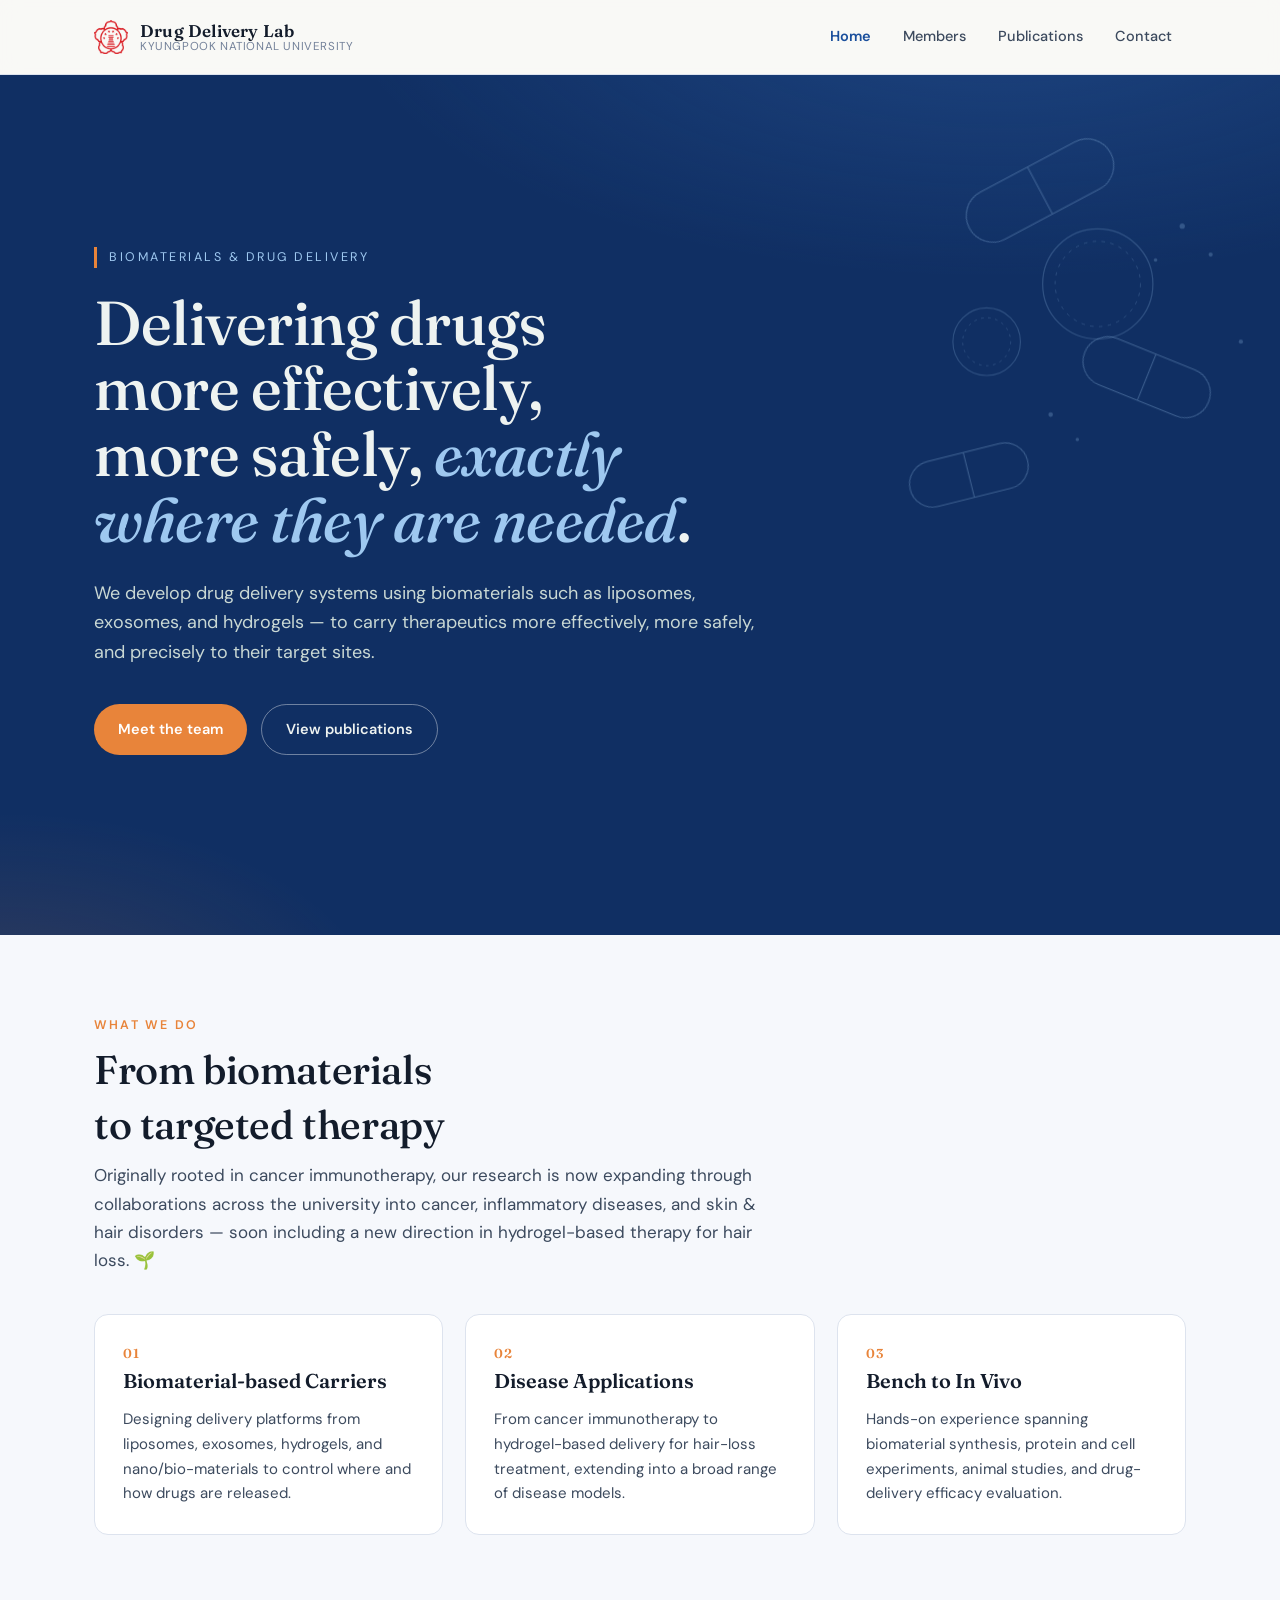
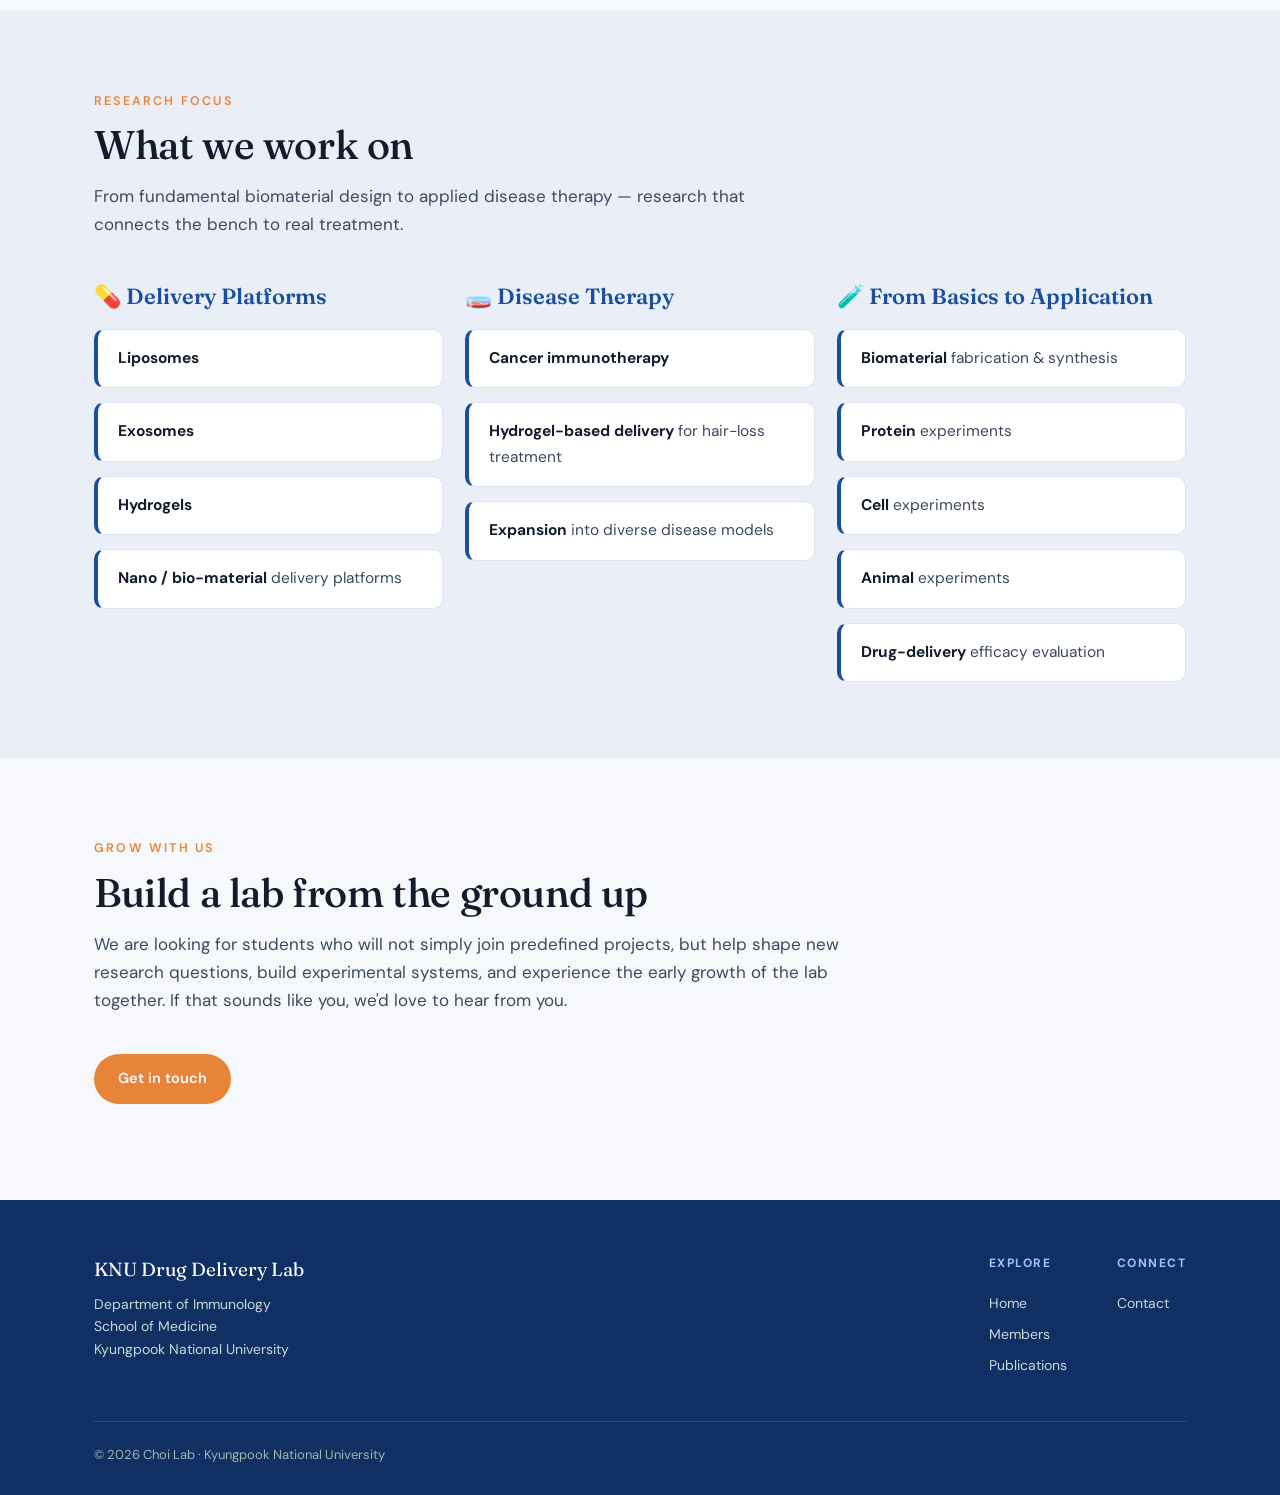
<file: index.html>
<!DOCTYPE html>
<html lang="en">
<head>
<meta charset="UTF-8">
<meta name="viewport" content="width=device-width, initial-scale=1">
<title>KNU Drug Delivery Lab</title>
<meta name="description" content="Drug Delivery Lab at Kyungpook National University — developing biomaterial-based drug delivery systems with liposomes, exosomes and hydrogels.">
<link rel="preconnect" href="https://fonts.googleapis.com">
<link rel="preconnect" href="https://fonts.gstatic.com" crossorigin>
<link href="https://fonts.googleapis.com/css2?family=DM+Sans:opsz,wght@9..40,400;9..40,500;9..40,600;9..40,700&family=Fraunces:ital,opsz,wght@0,9..144,400;0,9..144,500;0,9..144,600;1,9..144,400;1,9..144,500&display=swap" rel="stylesheet">
<link rel="icon" href="assets/img/favicon.ico" sizes="any">
<link rel="icon" type="image/png" sizes="32x32" href="assets/img/favicon-32.png">
<link rel="icon" type="image/png" sizes="192x192" href="assets/img/favicon-192.png">
<link rel="apple-touch-icon" href="assets/img/apple-touch-icon.png">
<link rel="stylesheet" href="assets/css/styles.css">
</head>
<body>

<header class="site-header">
  <div class="wrap nav">
    <a class="brand" href="index.html">
      <img class="mark" src="assets/img/symbol.png" alt="Kyungpook National University symbol" width="34" height="34">
      <span class="name">Drug Delivery Lab<small>Kyungpook National University</small></span>
    </a>
    <button class="nav-toggle" aria-label="Menu"><span></span><span></span><span></span></button>
    <ul class="nav-links">
      <li><a href="index.html" class="active">Home</a></li>
      <li><a href="members.html">Members</a></li>
      <li><a href="publications.html">Publications</a></li>
      <li><a href="contact.html">Contact</a></li>
    </ul>
  </div>
</header>

<section class="hero">
  <svg class="helix" viewBox="0 0 1440 600" preserveAspectRatio="xMidYMid slice" xmlns="http://www.w3.org/2000/svg">
    <!-- capsules / pills -->
    <g stroke="currentColor" fill="none" stroke-width="1.4" opacity="0.55">
      <g transform="rotate(-28 1170 130)">
        <rect x="1080" y="100" width="180" height="60" rx="30"/>
        <line x1="1170" y1="100" x2="1170" y2="160"/>
      </g>
      <g transform="rotate(22 1290 340)">
        <rect x="1215" y="312" width="150" height="56" rx="28"/>
        <line x1="1290" y1="312" x2="1290" y2="368"/>
      </g>
      <g transform="rotate(-14 1090 450)">
        <rect x="1022" y="424" width="136" height="52" rx="26"/>
        <line x1="1090" y1="424" x2="1090" y2="476"/>
      </g>
    </g>
    <!-- liposomes / nanoparticles -->
    <g stroke="currentColor" fill="none" opacity="0.45">
      <circle cx="1235" cy="235" r="62" stroke-width="1.4"/>
      <circle cx="1235" cy="235" r="48" stroke-width="1" stroke-dasharray="4 6"/>
      <circle cx="1110" cy="300" r="38" stroke-width="1.3"/>
      <circle cx="1110" cy="300" r="27" stroke-width="1" stroke-dasharray="3 5"/>
    </g>
    <!-- released drug particles -->
    <g fill="currentColor" opacity="0.5">
      <circle cx="1330" cy="170" r="3"/>
      <circle cx="1362" cy="202" r="2.4"/>
      <circle cx="1300" cy="208" r="2"/>
      <circle cx="1182" cy="382" r="2.6"/>
      <circle cx="1212" cy="410" r="2"/>
      <circle cx="1396" cy="300" r="2.4"/>
    </g>
  </svg>
  <div class="wrap">
    <span class="eyebrow">Biomaterials &amp; Drug Delivery</span>
    <h1>Delivering drugs <br>more effectively, <br>more safely, <em>exactly where they are needed</em>.</h1>
    <p class="lead">We develop drug delivery systems using biomaterials such as liposomes, exosomes, and hydrogels — to carry therapeutics more effectively, more safely, and precisely to their target sites.</p>
    <div class="hero-cta">
      <a class="btn btn-primary" href="members.html">Meet the team</a>
      <a class="btn btn-ghost" href="publications.html">View publications</a>
    </div>
  </div>
</section>

<section>
  <div class="wrap">
    <div class="section-head reveal">
      <span class="kicker">What we do</span>
      <h2>From biomaterials</h2>
      <h2>to targeted therapy</h2>
      <p>Originally rooted in cancer immunotherapy, our research is now expanding through collaborations across the university into cancer, inflammatory diseases, and skin &amp; hair disorders — soon including a new direction in hydrogel-based therapy for hair loss. 🌱</p>
    </div>
    <div class="grid grid-3">
      <div class="card reveal">
        <div class="num">01</div>
        <h3>Biomaterial-based Carriers</h3>
        <p>Designing delivery platforms from liposomes, exosomes, hydrogels, and nano/bio-materials to control where and how drugs are released.</p>
      </div>
      <div class="card reveal">
        <div class="num">02</div>
        <h3>Disease Applications</h3>
        <p>From cancer immunotherapy to hydrogel-based delivery for hair-loss treatment, extending into a broad range of disease models.</p>
      </div>
      <div class="card reveal">
        <div class="num">03</div>
        <h3>Bench to In Vivo</h3>
        <p>Hands-on experience spanning biomaterial synthesis, protein and cell experiments, animal studies, and drug-delivery efficacy evaluation.</p>
      </div>
    </div>
  </div>
</section>

<section class="alt-bg">
  <div class="wrap">
    <div class="section-head reveal">
      <span class="kicker">Research Focus</span>
      <h2>What we work on</h2>
      <p>From fundamental biomaterial design to applied disease therapy — research that connects the bench to real treatment.</p>
    </div>
    <div class="grid grid-3" style="align-items:start">
      <div class="reveal">
        <div class="prose-block"><h3>💊 Delivery Platforms</h3></div>
        <ul class="focus-list">
          <li><b>Liposomes</b></li>
          <li><b>Exosomes</b></li>
          <li><b>Hydrogels</b></li>
          <li><b>Nano / bio-material</b> delivery platforms</li>
        </ul>
      </div>
      <div class="reveal">
        <div class="prose-block"><h3>🧫 Disease Therapy</h3></div>
        <ul class="focus-list">
          <li><b>Cancer immunotherapy</b></li>
          <li><b>Hydrogel-based delivery</b> for hair-loss treatment</li>
          <li><b>Expansion</b> into diverse disease models</li>
        </ul>
      </div>
      <div class="reveal">
        <div class="prose-block"><h3>🧪 From Basics to Application</h3></div>
        <ul class="focus-list">
          <li><b>Biomaterial</b> fabrication &amp; synthesis</li>
          <li><b>Protein</b> experiments</li>
          <li><b>Cell</b> experiments</li>
          <li><b>Animal</b> experiments</li>
          <li><b>Drug-delivery</b> efficacy evaluation</li>
        </ul>
      </div>
    </div>
  </div>
</section>

<section>
  <div class="wrap">
    <div class="section-head reveal" style="max-width:70ch">
      <span class="kicker">Grow with us</span>
      <h2>Build a lab from the ground up</h2>
      <p>We are looking for students who will not simply join predefined projects, but help shape new research questions, build experimental systems, and experience the early growth of the lab together. If that sounds like you, we'd love to hear from you.</p>
    </div>
    <p><a class="btn btn-primary" href="contact.html">Get in touch</a></p>
  </div>
</section>

<footer class="site-footer">
  <div class="wrap">
    <div class="footer-top">
      <div class="footer-brand">
        <div class="name">KNU Drug Delivery Lab</div>
        <p>Department of Immunology</p>
        <p>School of Medicine</p>
        <p>Kyungpook National University</p>
      </div>
      <div class="footer-links">
        <div class="footer-col">
          <h5>Explore</h5>
          <a href="index.html">Home</a>
          <a href="members.html">Members</a>
          <a href="publications.html">Publications</a>
        </div>
        <div class="footer-col">
          <h5>Connect</h5>
          <a href="contact.html">Contact</a>
        </div>
      </div>
    </div>
    <div class="footer-bottom">
      <span>© <span data-year>2026</span> Choi Lab · Kyungpook National University</span>
    </div>
  </div>
</footer>

<script src="assets/js/main.js"></script>
</body>
</html>
</file>
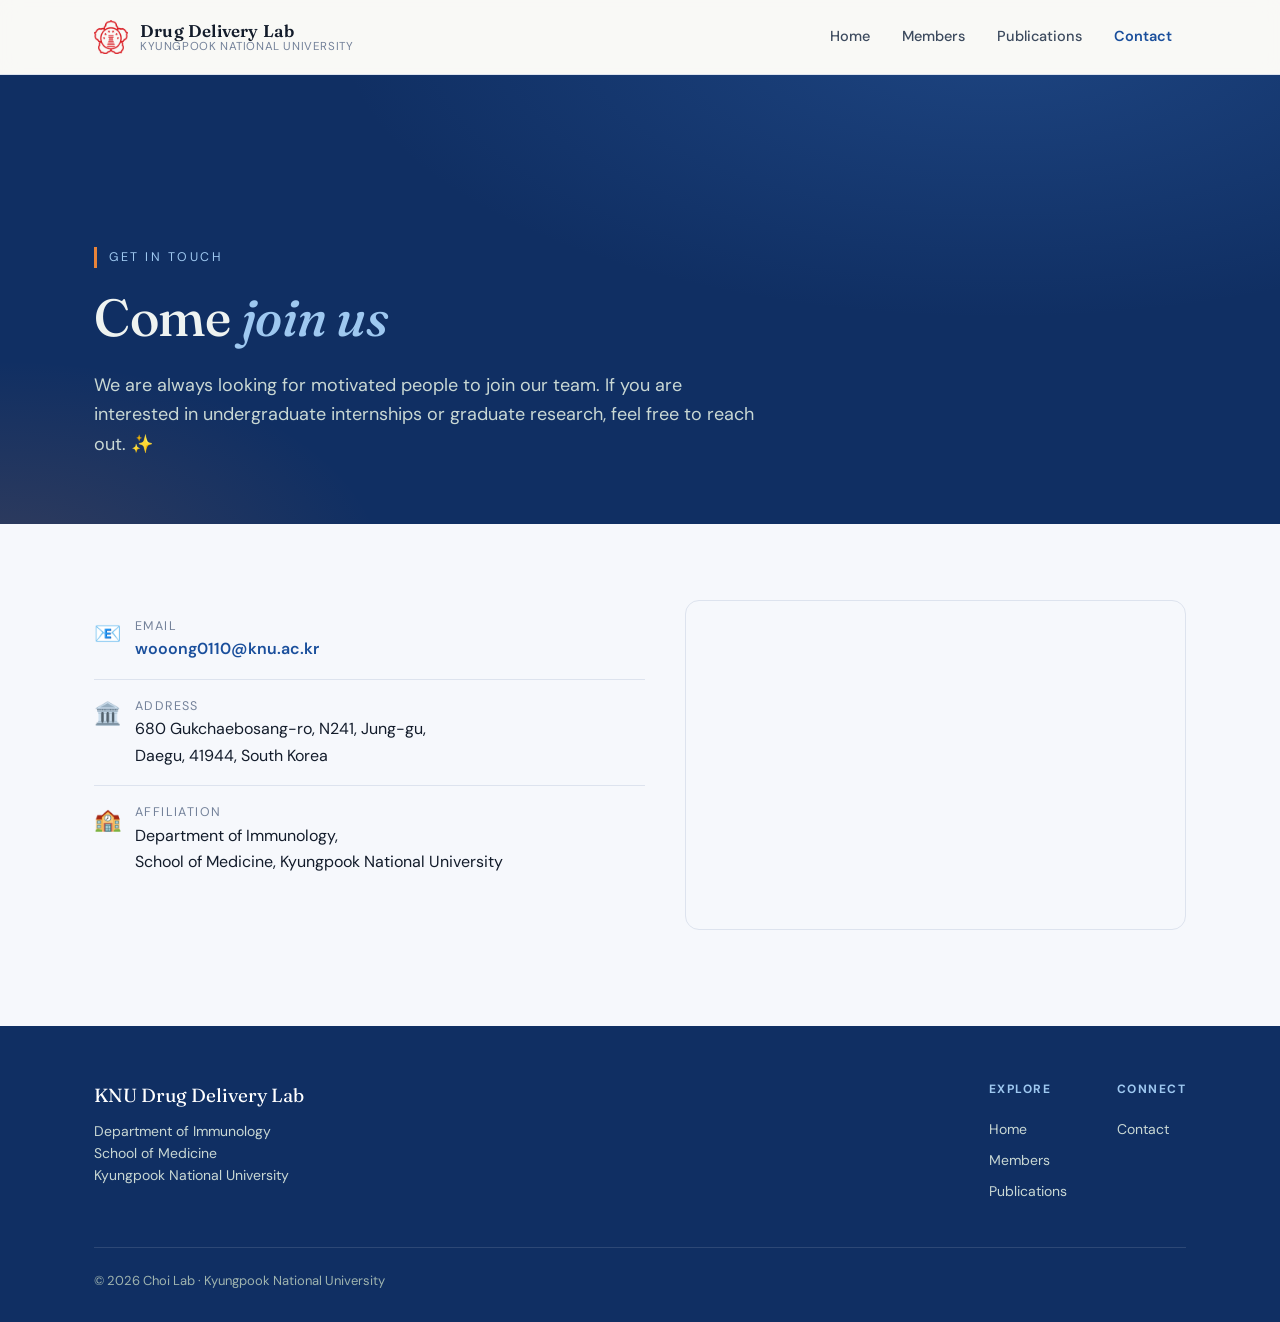
<file: contact.html>
<!DOCTYPE html>
<html lang="en">
<head>
<meta charset="UTF-8">
<meta name="viewport" content="width=device-width, initial-scale=1">
<title>Contact · KNU Drug Delivery Lab</title>
<meta name="description" content="Contact the KNU Drug Delivery Lab.">
<link rel="preconnect" href="https://fonts.googleapis.com">
<link rel="preconnect" href="https://fonts.gstatic.com" crossorigin>
<link href="https://fonts.googleapis.com/css2?family=DM+Sans:opsz,wght@9..40,400;9..40,500;9..40,600;9..40,700&family=Fraunces:ital,opsz,wght@0,9..144,400;0,9..144,500;0,9..144,600;1,9..144,400;1,9..144,500&display=swap" rel="stylesheet">
<link rel="icon" href="assets/img/favicon.ico" sizes="any">
<link rel="icon" type="image/png" sizes="32x32" href="assets/img/favicon-32.png">
<link rel="icon" type="image/png" sizes="192x192" href="assets/img/favicon-192.png">
<link rel="apple-touch-icon" href="assets/img/apple-touch-icon.png">
<link rel="stylesheet" href="assets/css/styles.css">
</head>
<body>

<header class="site-header">
  <div class="wrap nav">
    <a class="brand" href="index.html">
      <img class="mark" src="assets/img/symbol.png" alt="Kyungpook National University symbol" width="34" height="34">
      <span class="name">Drug Delivery Lab<small>Kyungpook National University</small></span>
    </a>
    <button class="nav-toggle" aria-label="Menu"><span></span><span></span><span></span></button>
    <ul class="nav-links">
      <li><a href="index.html">Home</a></li>
      <li><a href="members.html">Members</a></li>
      <li><a href="publications.html">Publications</a></li>
      <li><a href="contact.html" class="active">Contact</a></li>
    </ul>
  </div>
</header>

<section class="hero" style="padding-bottom:0">
  <div class="wrap" style="padding-bottom:64px">
    <span class="eyebrow">Get in Touch</span>
    <h1 style="font-size:clamp(30px,4.6vw,52px)">Come <em>join us</em></h1>
    <p class="lead">We are always looking for motivated people to join our team. If you are interested in undergraduate internships or graduate research, feel free to reach out. ✨</p>
  </div>
</section>

<section>
  <div class="wrap">
    <div class="contact-grid">
      <div class="reveal">
        <div class="contact-item">
          <div class="ic">📧</div>
          <div><div class="k">Email</div><div class="v"><a href="mailto:wooong0110@knu.ac.kr">wooong0110@knu.ac.kr</a></div></div>
        </div>
        <div class="contact-item">
          <div class="ic">🏛️</div>
          <div><div class="k">Address</div><div class="v">680 Gukchaebosang-ro, N241, Jung-gu,<br>Daegu, 41944, South Korea</div></div>
        </div>
        <div class="contact-item" style="border-bottom:0">
          <div class="ic">🏫</div>
          <div><div class="k">Affiliation</div><div class="v">Department of Immunology,<br>School of Medicine, Kyungpook National University</div></div>
        </div>
      </div>
      <div class="map-card reveal">
        <iframe
          src="https://www.google.com/maps?q=Kyungpook+National+University+School+of+Medicine,+Gukchaebosang-ro,+Jung-gu,+Daegu&output=embed"
          loading="lazy" referrerpolicy="no-referrer-when-downgrade" title="Map"></iframe>
      </div>
    </div>
  </div>
</section>

<footer class="site-footer">
  <div class="wrap">
    <div class="footer-top">
      <div class="footer-brand">
        <div class="name">KNU Drug Delivery Lab</div>
        <p>Department of Immunology</p>
        <p>School of Medicine</p>
        <p>Kyungpook National University</p>
      </div>
      <div class="footer-links">
        <div class="footer-col">
          <h5>Explore</h5>
          <a href="index.html">Home</a>
          <a href="members.html">Members</a>
          <a href="publications.html">Publications</a>
        </div>
        <div class="footer-col">
          <h5>Connect</h5>
          <a href="contact.html">Contact</a>
        </div>
      </div>
    </div>
    <div class="footer-bottom">
      <span>© <span data-year>2026</span> Choi Lab · Kyungpook National University</span>
    </div>
  </div>
</footer>

<script src="assets/js/main.js"></script>
</body>
</html>
</file>
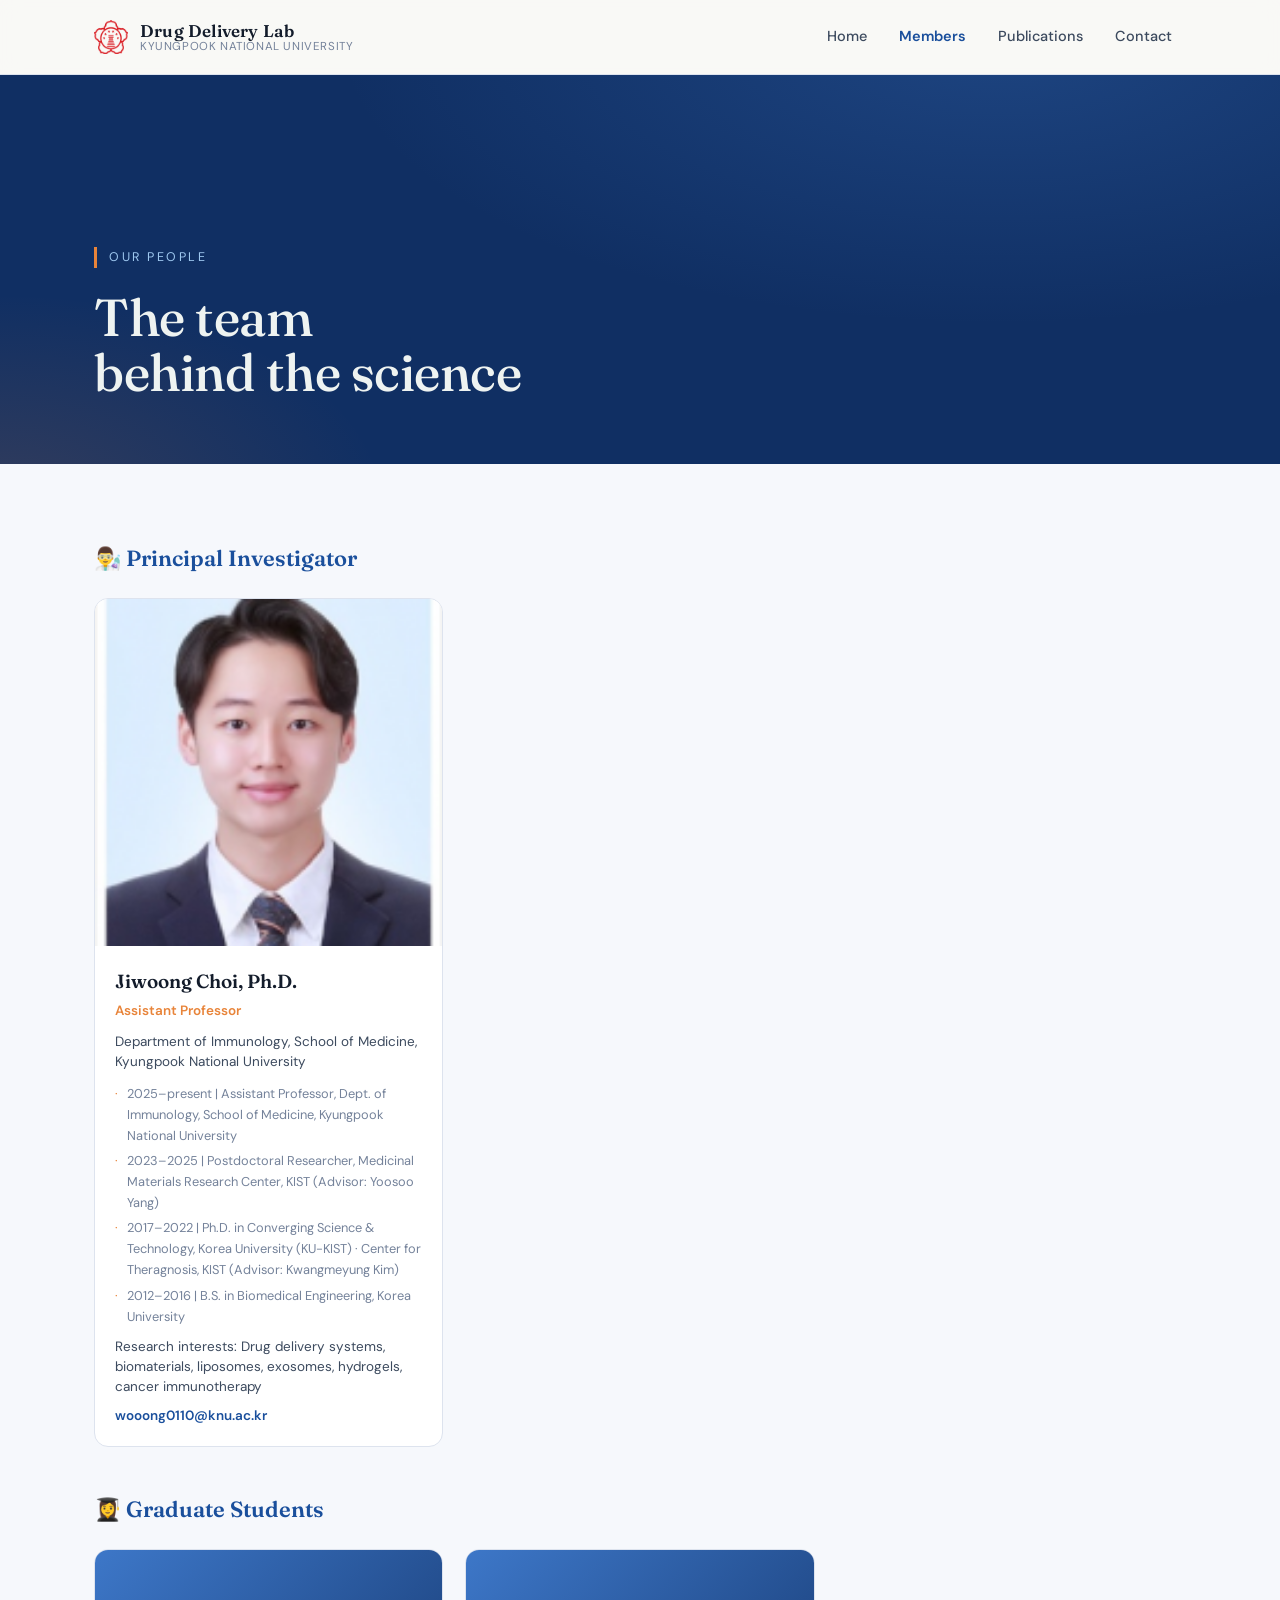
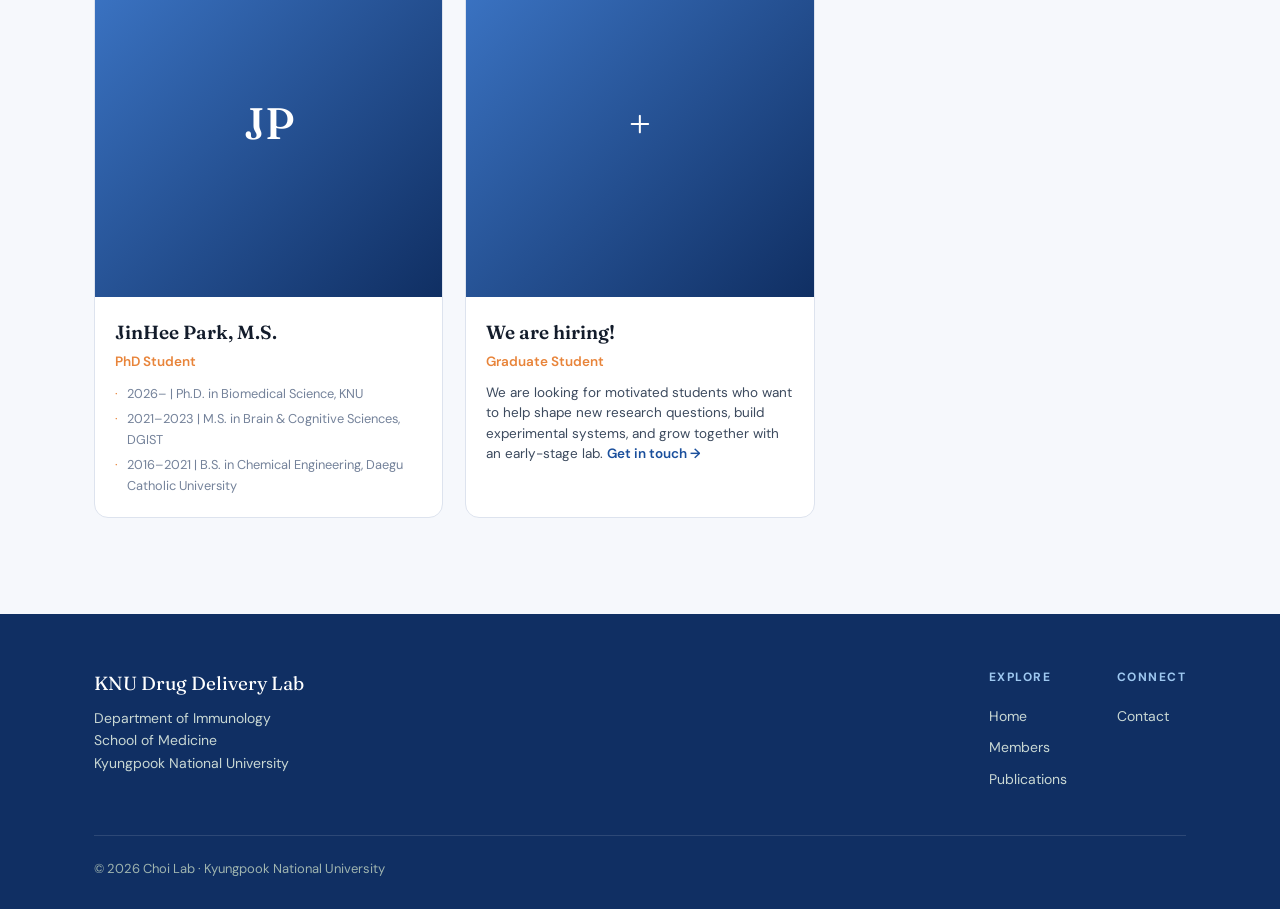
<file: members.html>
<!DOCTYPE html>
<html lang="en">
<head>
<meta charset="UTF-8">
<meta name="viewport" content="width=device-width, initial-scale=1">
<title>Members · KNU Drug Delivery Lab</title>
<meta name="description" content="People of the KNU Drug Delivery Lab — PI and graduate students.">
<link rel="preconnect" href="https://fonts.googleapis.com">
<link rel="preconnect" href="https://fonts.gstatic.com" crossorigin>
<link href="https://fonts.googleapis.com/css2?family=DM+Sans:opsz,wght@9..40,400;9..40,500;9..40,600;9..40,700&family=Fraunces:ital,opsz,wght@0,9..144,400;0,9..144,500;0,9..144,600;1,9..144,400;1,9..144,500&display=swap" rel="stylesheet">
<link rel="icon" href="assets/img/favicon.ico" sizes="any">
<link rel="icon" type="image/png" sizes="32x32" href="assets/img/favicon-32.png">
<link rel="icon" type="image/png" sizes="192x192" href="assets/img/favicon-192.png">
<link rel="apple-touch-icon" href="assets/img/apple-touch-icon.png">
<link rel="stylesheet" href="assets/css/styles.css">
</head>
<body>

<header class="site-header">
  <div class="wrap nav">
    <a class="brand" href="index.html">
      <img class="mark" src="assets/img/symbol.png" alt="Kyungpook National University symbol" width="34" height="34">
      <span class="name">Drug Delivery Lab<small>Kyungpook National University</small></span>
    </a>
    <button class="nav-toggle" aria-label="Menu"><span></span><span></span><span></span></button>
    <ul class="nav-links">
      <li><a href="index.html">Home</a></li>
      <li><a href="members.html" class="active">Members</a></li>
      <li><a href="publications.html">Publications</a></li>
      <li><a href="contact.html">Contact</a></li>
    </ul>
  </div>
</header>

<section class="hero" style="padding-bottom:0">
  <div class="wrap" style="padding-bottom:64px">
    <span class="eyebrow">Our People</span>
    <h1 style="font-size:clamp(30px,4.6vw,52px)">The team <br>behind the science</h1>
  </div>
</section>

<section>
  <div class="wrap">

    <h2 class="member-section-title reveal">👨‍🔬 Principal Investigator</h2>
    <div class="member-grid">
      <div class="member reveal" style="grid-column: span 1;">
        <div class="photo"><img src="assets/img/choi.png" alt="Jiwoong Choi"></div>
        <div class="body">
          <h4>Jiwoong Choi, Ph.D.</h4>
          <div class="role">Assistant Professor</div>
          <p>Department of Immunology, School of Medicine, Kyungpook National University</p>
          <ul>
            <li>2025–present | Assistant Professor, Dept. of Immunology, School of Medicine, Kyungpook National University</li>
            <li>2023–2025 | Postdoctoral Researcher, Medicinal Materials Research Center, KIST (Advisor: Yoosoo Yang)</li>
            <li>2017–2022 | Ph.D. in Converging Science &amp; Technology, Korea University (KU-KIST) · Center for Theragnosis, KIST (Advisor: Kwangmeyung Kim)</li>
            <li>2012–2016 | B.S. in Biomedical Engineering, Korea University</li>
          </ul>
          <p style="margin-top:10px">Research interests: Drug delivery systems, biomaterials, liposomes, exosomes, hydrogels, cancer immunotherapy</p>
          <p style="margin-top:8px"><a href="mailto:wooong0110@knu.ac.kr">wooong0110@knu.ac.kr</a></p>
        </div>
      </div>
    </div>

    <h2 class="member-section-title reveal">👩‍🎓 Graduate Students</h2>
    <div class="member-grid">
      <div class="member reveal">
        <div class="photo" style="background:linear-gradient(135deg,var(--primary-lt),var(--primary-dk))">JP</div>
        <div class="body">
          <h4>JinHee Park, M.S.</h4>
          <div class="role">PhD Student</div>
          <ul>
            <li>2026– | Ph.D. in Biomedical Science, KNU</li>
            <li>2021–2023 | M.S. in Brain &amp; Cognitive Sciences, DGIST</li>
            <li>2016–2021 | B.S. in Chemical Engineering, Daegu Catholic University</li>
          </ul>
        </div>
      </div>

      <div class="member reveal">
        <div class="photo" style="background:linear-gradient(135deg,#3d77c8,#102f63)">+</div>
        <div class="body">
          <h4>We are hiring!</h4>
          <div class="role">Graduate Student</div>
          <p>We are looking for motivated students who want to help shape new research questions, build experimental systems, and grow together with an early-stage lab. <a href="contact.html">Get in touch →</a></p>
        </div>
      </div>
    </div>

  </div>
</section>

<footer class="site-footer">
  <div class="wrap">
    <div class="footer-top">
      <div class="footer-brand">
        <div class="name">KNU Drug Delivery Lab</div>
        <p>Department of Immunology</p>
        <p>School of Medicine</p>
        <p>Kyungpook National University</p>
      </div>
      <div class="footer-links">
        <div class="footer-col">
          <h5>Explore</h5>
          <a href="index.html">Home</a>
          <a href="members.html">Members</a>
          <a href="publications.html">Publications</a>
        </div>
        <div class="footer-col">
          <h5>Connect</h5>
          <a href="contact.html">Contact</a>
        </div>
      </div>
    </div>
    <div class="footer-bottom">
      <span>© <span data-year>2026</span> Choi Lab · Kyungpook National University</span>
    </div>
  </div>
</footer>

<script src="assets/js/main.js"></script>
</body>
</html>
</file>
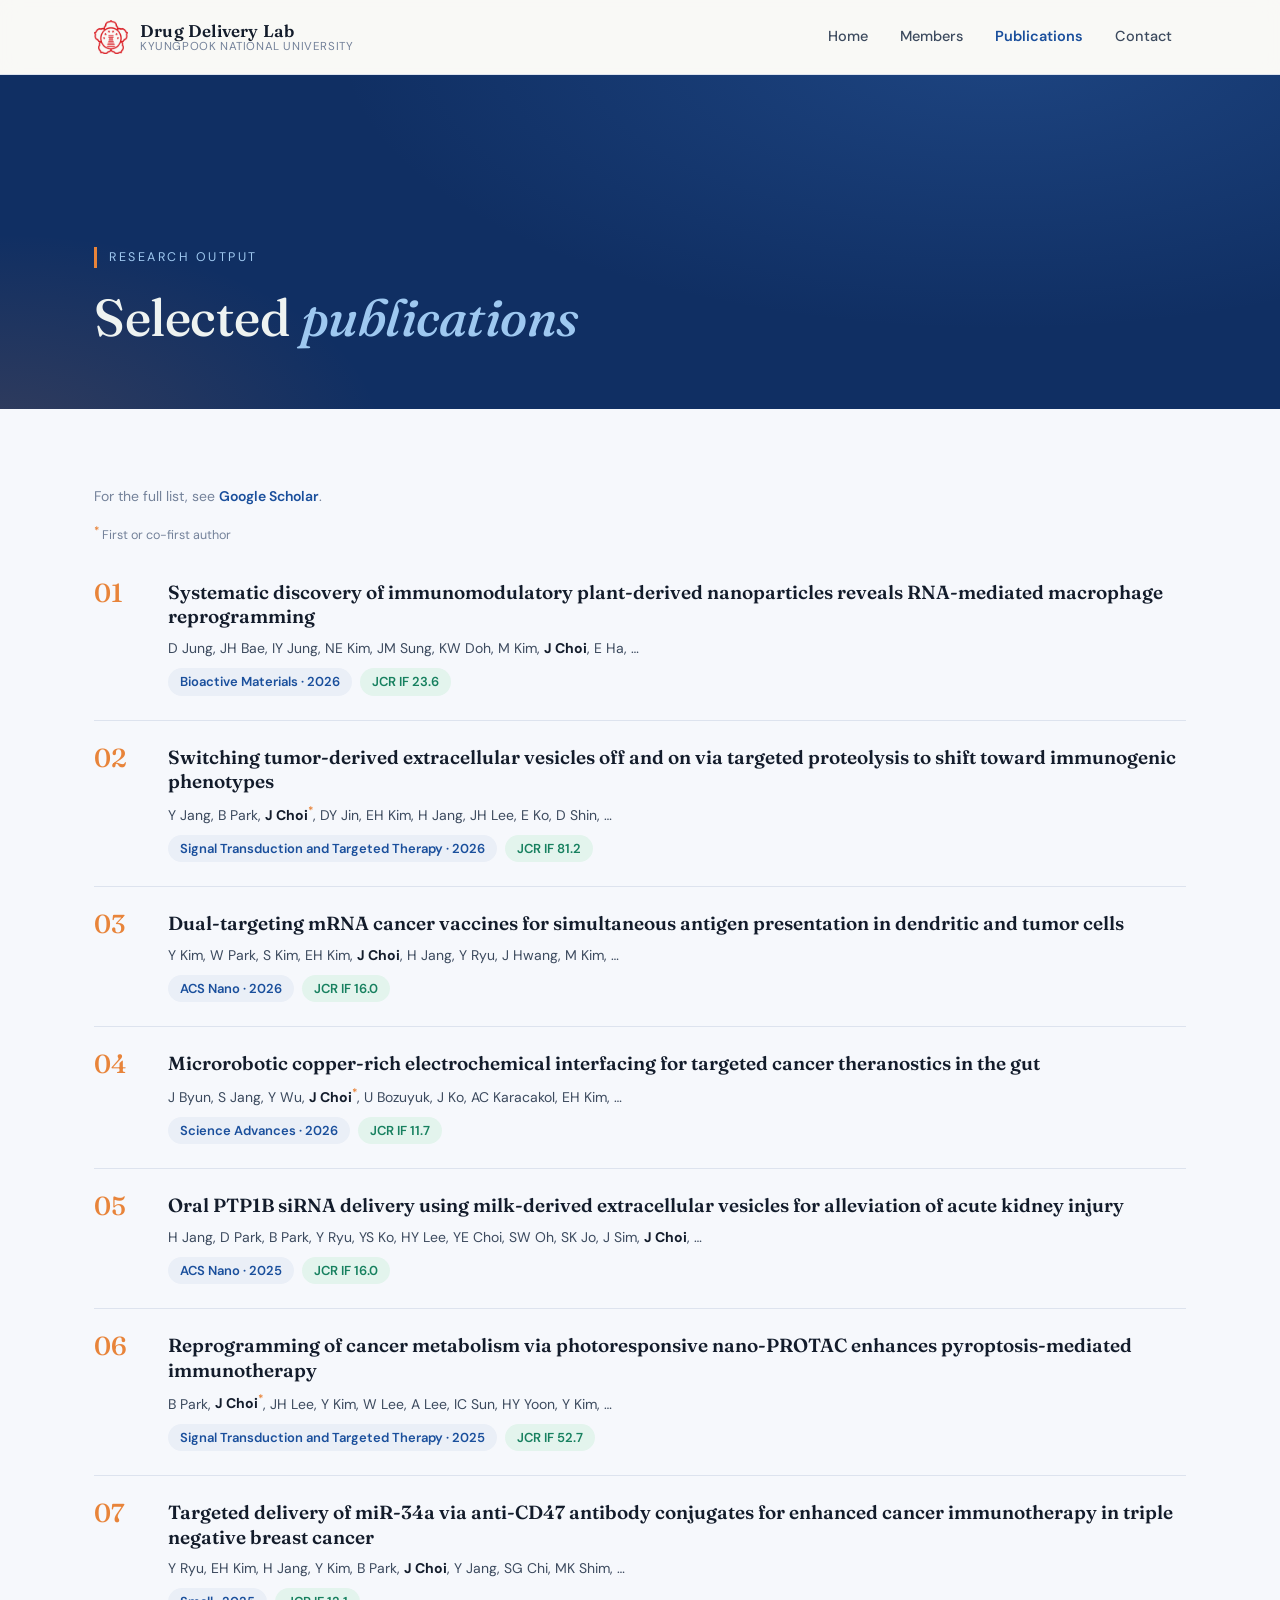
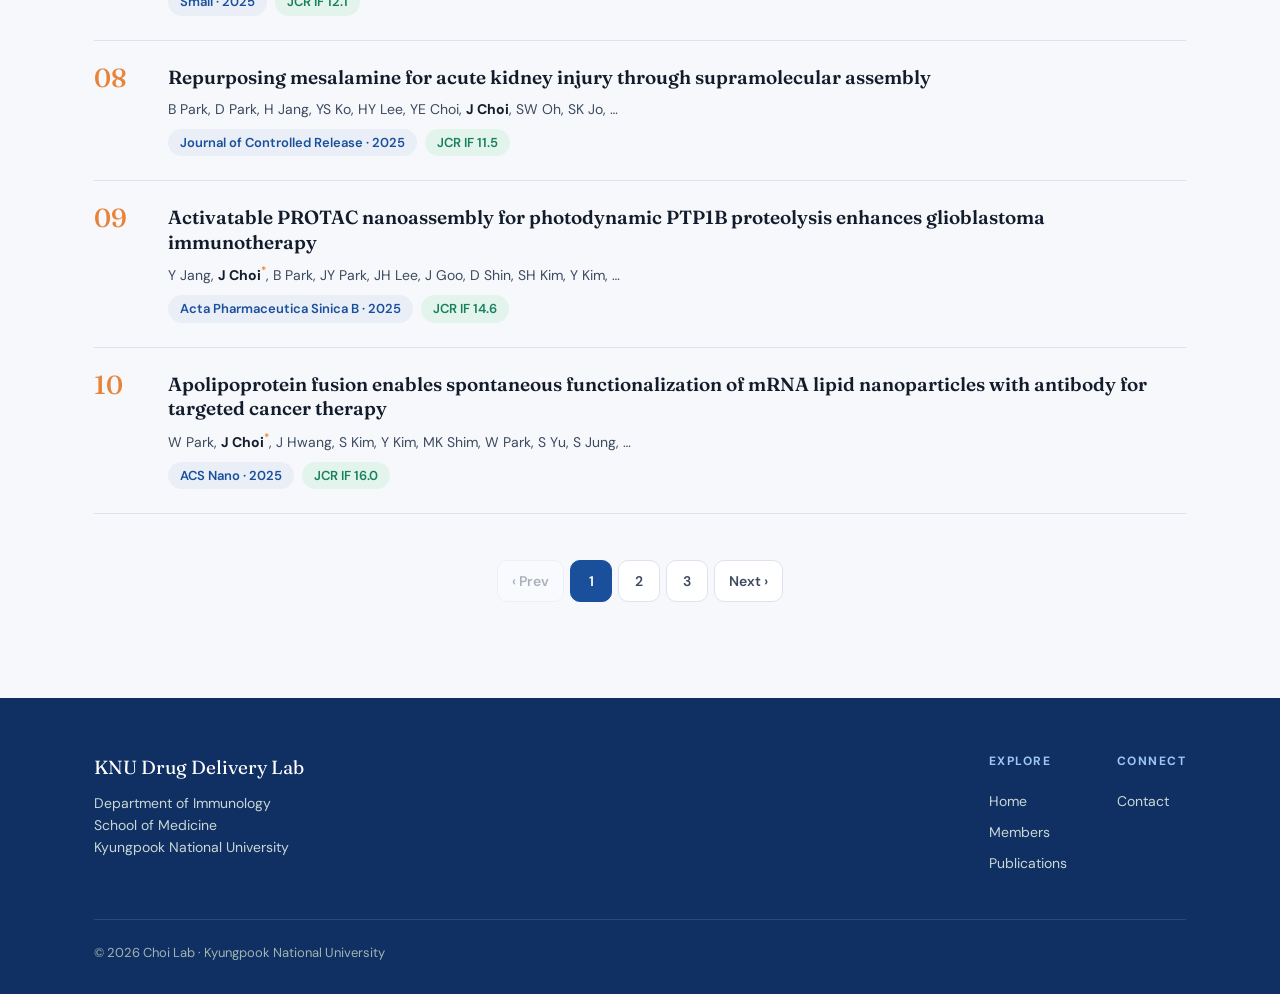
<file: publications.html>
<!DOCTYPE html>
<html lang="en">
<head>
<meta charset="UTF-8">
<meta name="viewport" content="width=device-width, initial-scale=1">
<title>Publications · KNU Drug Delivery Lab</title>
<meta name="description" content="Selected publications from the KNU Drug Delivery Lab.">
<link rel="preconnect" href="https://fonts.googleapis.com">
<link rel="preconnect" href="https://fonts.gstatic.com" crossorigin>
<link href="https://fonts.googleapis.com/css2?family=DM+Sans:opsz,wght@9..40,400;9..40,500;9..40,600;9..40,700&family=Fraunces:ital,opsz,wght@0,9..144,400;0,9..144,500;0,9..144,600;1,9..144,400;1,9..144,500&display=swap" rel="stylesheet">
<link rel="icon" href="assets/img/favicon.ico" sizes="any">
<link rel="icon" type="image/png" sizes="32x32" href="assets/img/favicon-32.png">
<link rel="icon" type="image/png" sizes="192x192" href="assets/img/favicon-192.png">
<link rel="apple-touch-icon" href="assets/img/apple-touch-icon.png">
<link rel="stylesheet" href="assets/css/styles.css">
</head>
<body>

<header class="site-header">
  <div class="wrap nav">
    <a class="brand" href="index.html">
      <img class="mark" src="assets/img/symbol.png" alt="Kyungpook National University symbol" width="34" height="34">
      <span class="name">Drug Delivery Lab<small>Kyungpook National University</small></span>
    </a>
    <button class="nav-toggle" aria-label="Menu"><span></span><span></span><span></span></button>
    <ul class="nav-links">
      <li><a href="index.html">Home</a></li>
      <li><a href="members.html">Members</a></li>
      <li><a href="publications.html" class="active">Publications</a></li>
      <li><a href="contact.html">Contact</a></li>
    </ul>
  </div>
</header>

<section class="hero" style="padding-bottom:0">
  <div class="wrap" style="padding-bottom:64px">
    <span class="eyebrow">Research Output</span>
    <h1 style="font-size:clamp(30px,4.6vw,52px)">Selected <em>publications</em></h1>
  </div>
</section>

<section>
  <div class="wrap">
    <p class="pub-note reveal">For the full list, see <a href="https://scholar.google.com/citations?user=IZrgQWMAAAAJ&hl=ko" target="_blank" rel="noopener" style="color:var(--primary);font-weight:600">Google Scholar</a>.</p>

    <p class="pub-role-note reveal"><sup>*</sup> First or co-first author</p>

    <!-- 논문은 여기에 직접 쓰지 않습니다. assets/js/publications-data.js 파일만 수정하세요. -->
    <ul id="pub-list" class="pub-list"></ul>
    <nav id="pub-pager" class="pager"></nav>
  </div>
</section>

<footer class="site-footer">
  <div class="wrap">
    <div class="footer-top">
      <div class="footer-brand">
        <div class="name">KNU Drug Delivery Lab</div>
        <p>Department of Immunology</p>
        <p>School of Medicine</p>
        <p>Kyungpook National University</p>
      </div>
      <div class="footer-links">
        <div class="footer-col">
          <h5>Explore</h5>
          <a href="index.html">Home</a>
          <a href="members.html">Members</a>
          <a href="publications.html">Publications</a>
        </div>
        <div class="footer-col">
          <h5>Connect</h5>
          <a href="contact.html">Contact</a>
        </div>
      </div>
    </div>
    <div class="footer-bottom">
      <span>© <span data-year>2026</span> Choi Lab · Kyungpook National University</span>
    </div>
  </div>
</footer>

<script src="assets/js/main.js"></script>
<script src="assets/js/publications-data.js"></script>
<script src="assets/js/render-pubs.js"></script>
</body>
</html>
</file>
<file: assets/css/styles.css>
/* ===========================================================
   KNU Drug Delivery Lab — shared styles
   Aesthetic: refined scientific editorial · blue palette
   =========================================================== */

:root {
  --paper: #f6f8fc;
  --paper-2: #eaeff7;
  --ink: #131c2b;
  --ink-soft: #3c4a5e;
  --muted: #74829a;
  --primary: #1a4f9c;      /* deep blue */
  --primary-dk: #102f63;
  --primary-lt: #3d77c8;
  --accent: #e8843a;       /* warm orange — complementary to blue */
  --hi: #9ec8f0;           /* light blue highlight (hero eyebrow / em / helix / footer) */
  --line: #dde3ee;
  --white: #ffffff;
  --shadow: 0 18px 40px -24px rgba(26, 79, 156, 0.45);
  --radius: 14px;
  --maxw: 1140px;
  --serif: "Fraunces", Georgia, serif;
  --sans: "DM Sans", system-ui, sans-serif;
}

* { box-sizing: border-box; margin: 0; padding: 0; }

html { scroll-behavior: smooth; }

body {
  font-family: var(--sans);
  color: var(--ink);
  background: var(--paper);
  line-height: 1.65;
  -webkit-font-smoothing: antialiased;
  overflow-x: hidden;
}

a { color: inherit; text-decoration: none; }
img { max-width: 100%; display: block; }

.wrap { width: 100%; max-width: var(--maxw); margin: 0 auto; padding: 0 24px; }

/* ---------- Header / Nav ---------- */
.site-header {
  position: sticky; top: 0; z-index: 100;
  background: rgba(250, 249, 245, 0.88);
  backdrop-filter: saturate(140%) blur(10px);
  border-bottom: 1px solid var(--line);
}
.nav {
  display: flex; align-items: center; justify-content: space-between;
  height: 74px;
}
.brand { display: flex; align-items: center; gap: 12px; }
.brand .mark {
  width: 34px; height: 34px; flex: none;
  display: block;
  object-fit: contain;
}
.brand .name { font-family: var(--serif); font-weight: 600; font-size: 17px; line-height: 1.15; letter-spacing: .2px; }
.brand .name small { display: block; font-family: var(--sans); font-weight: 400; font-size: 11.5px; color: var(--muted); letter-spacing: .6px; text-transform: uppercase; }

.nav-links { display: flex; align-items: center; gap: 4px; list-style: none; }
.nav-links a {
  display: inline-block; padding: 9px 14px; border-radius: 8px;
  font-size: 14.5px; font-weight: 500; color: var(--ink-soft);
  transition: background .18s, color .18s;
}
.nav-links a:hover { background: var(--paper-2); color: var(--primary); }
.nav-links a.active { color: var(--primary); font-weight: 600; }

.nav-toggle {
  display: none; background: none; border: 0; cursor: pointer;
  width: 42px; height: 42px; border-radius: 9px;
}
.nav-toggle span { display: block; width: 22px; height: 2px; background: var(--ink); margin: 4px auto; transition: .25s; }

/* ---------- Hero ---------- */
.hero {
  position: relative; overflow: hidden;
  background:
    radial-gradient(1100px 480px at 78% -10%, color-mix(in srgb, var(--primary-lt) 30%, transparent), transparent 60%),
    radial-gradient(700px 380px at 0% 110%, color-mix(in srgb, var(--accent) 16%, transparent), transparent 55%),
    var(--primary-dk);
  color: #eef3f1;
}
.hero .wrap { position: relative; z-index: 2; padding: 92px 24px 104px; }
.hero .eyebrow {
  display: inline-block; font-size: 12.5px; letter-spacing: 2.5px;
  text-transform: uppercase; color: var(--hi); margin-bottom: 22px;
  border-left: 3px solid var(--accent); padding-left: 12px;
}
.hero h1 {
  font-family: var(--serif); font-weight: 500;
  font-size: clamp(34px, 5.4vw, 62px); line-height: 1.06;
  letter-spacing: -.5px; max-width: 16ch;
}
.hero h1 em { font-style: italic; color: var(--hi); }
.hero p.lead {
  margin-top: 26px; max-width: 56ch; font-size: 18px;
  color: #c9d8d4;
}
.hero-cta { margin-top: 36px; display: flex; gap: 14px; flex-wrap: wrap; }

/* decorative helix lines */
.helix {
  position: absolute; inset: 0; z-index: 1; opacity: .5;
  pointer-events: none; color: var(--hi);
}

.btn {
  display: inline-flex; align-items: center; gap: 8px;
  padding: 13px 24px; border-radius: 999px; font-weight: 600; font-size: 14.5px;
  transition: transform .15s, box-shadow .15s, background .15s;
}
.btn-primary { background: var(--accent); color: #fff; }
.btn-primary:hover { transform: translateY(-2px); box-shadow: 0 12px 24px -12px rgba(232,132,58,.8); }
.btn-ghost { border: 1px solid rgba(255,255,255,.4); color: #eef3f1; }
.btn-ghost:hover { background: rgba(255,255,255,.1); }

/* ---------- Sections ---------- */
section { padding: 76px 0; }
.section-head { margin-bottom: 40px; max-width: 62ch; }
.section-head .kicker {
  font-size: 12.5px; letter-spacing: 2.2px; text-transform: uppercase;
  color: var(--accent); font-weight: 600;
}
.section-head h2 {
  font-family: var(--serif); font-weight: 500; letter-spacing: -.4px;
  font-size: clamp(26px, 3.6vw, 40px); line-height: 1.12; margin-top: 10px;
}
.section-head p { margin-top: 14px; color: var(--ink-soft); font-size: 17px; }
.alt-bg { background: var(--paper-2); }

/* ---------- Cards / grids ---------- */
.grid { display: grid; gap: 22px; }
.grid-3 { grid-template-columns: repeat(3, 1fr); }
.grid-2 { grid-template-columns: repeat(2, 1fr); }

.card {
  background: var(--white); border: 1px solid var(--line);
  border-radius: var(--radius); padding: 28px;
  transition: transform .18s, box-shadow .18s, border-color .18s;
}
.card:hover { transform: translateY(-4px); box-shadow: var(--shadow); border-color: transparent; }
.card h3 { font-family: var(--serif); font-weight: 600; font-size: 20px; margin-bottom: 10px; }
.card .num { font-family: var(--serif); font-size: 13px; color: var(--accent); font-weight: 600; letter-spacing: 1px; }
.card p { color: var(--ink-soft); font-size: 15px; }

/* ---------- News list ---------- */
.news-list { list-style: none; }
.news-list li {
  display: flex; gap: 20px; align-items: baseline;
  padding: 18px 0; border-bottom: 1px solid var(--line);
}
.news-list .date {
  flex: none; width: 96px; font-size: 13px; font-weight: 600;
  color: var(--accent); letter-spacing: .4px;
}
.news-list .txt { font-size: 16px; color: var(--ink); }

/* ---------- About blocks ---------- */
.prose-block { margin-bottom: 14px; }
.prose-block h3 { font-family: var(--serif); font-weight: 600; color: var(--primary); font-size: 22px; margin-bottom: 8px; }
.prose-block p { color: var(--ink-soft); font-size: 16.5px; }
.focus-list { list-style: none; display: grid; gap: 14px; }
.focus-list li {
  background: var(--white); border: 1px solid var(--line); border-left: 4px solid var(--primary);
  border-radius: 10px; padding: 16px 20px; font-size: 15.5px; color: var(--ink-soft);
}
.focus-list li b { color: var(--ink); }

/* ---------- Members ---------- */
.member-section-title {
  font-family: var(--serif); font-weight: 600; font-size: 22px;
  color: var(--primary); margin: 44px 0 22px; display: flex; align-items: center; gap: 10px;
}
.member-section-title:first-child { margin-top: 0; }
.member-grid { display: grid; grid-template-columns: repeat(3,1fr); gap: 22px; }
.member {
  background: var(--white); border: 1px solid var(--line); border-radius: var(--radius);
  overflow: hidden; transition: transform .18s, box-shadow .18s;
}
.member:hover { transform: translateY(-4px); box-shadow: var(--shadow); }
.member .photo {
  aspect-ratio: 1/1; display: grid; place-items: center;
  background: linear-gradient(135deg, var(--primary-lt), var(--primary-dk));
  color: #fff; font-family: var(--serif); font-size: 44px; font-weight: 500;
}
.member .photo img { width: 100%; height: 100%; object-fit: cover; }
.member .body { padding: 20px; }
.member .body h4 { font-family: var(--serif); font-size: 19px; font-weight: 600; }
.member .role { color: var(--accent); font-weight: 600; font-size: 13.5px; margin: 2px 0 10px; }
.member .body p { font-size: 13.5px; color: var(--ink-soft); line-height: 1.5; }
.member .body a { color: var(--primary); font-weight: 600; word-break: break-all; }
.member ul { list-style: none; margin-top: 10px; display: grid; gap: 4px; }
.member ul li { font-size: 12.8px; color: var(--muted); padding-left: 12px; position: relative; }
.member ul li::before { content: "·"; position: absolute; left: 0; color: var(--accent); }

.alumni-box { background: var(--white); border: 1px solid var(--line); border-radius: var(--radius); padding: 26px 30px; }
.alumni-box li { padding: 8px 0; border-bottom: 1px dashed var(--line); font-size: 15px; color: var(--ink-soft); list-style: none; }
.alumni-box li:last-child { border: 0; }

/* ---------- Publications ---------- */
.pub-list { list-style: none; counter-reset: pub; }
.pub {
  display: grid; grid-template-columns: 54px 1fr; gap: 20px;
  padding: 24px 0; border-bottom: 1px solid var(--line);
}
.pub .idx {
  font-family: var(--serif); font-size: 26px; color: var(--accent); font-weight: 500; line-height: 1;
}
.pub h3 { font-family: var(--serif); font-weight: 600; font-size: 19px; line-height: 1.3; margin-bottom: 8px; }
.pub h3 a:hover { color: var(--primary); text-decoration: underline; }
.pub .authors { font-size: 14px; color: var(--ink-soft); }
.pub .authors b { color: var(--ink); }
.pub-meta { display: flex; align-items: center; flex-wrap: wrap; gap: 8px; margin-top: 8px; }
.pub .venue,
.pub .impact-factor { display: inline-block; font-size: 13px; font-weight: 600; padding: 3px 12px; border-radius: 999px; }
.pub .venue { color: var(--primary); background: var(--paper-2); }
.pub .impact-factor { color: #17805f; background: #e3f4ed; }
.pub-note { font-size: 14px; color: var(--muted); margin-bottom: 28px; }
.pub .authors sup { color: var(--accent); font-size: .75em; }
.pub-role-note { margin: -14px 0 10px; color: var(--muted); font-size: 12.5px; }
.pub-role-note sup { color: var(--accent); font-weight: 700; }

/* ---------- Contact ---------- */
.contact-grid { display: grid; grid-template-columns: 1.1fr 1fr; gap: 40px; align-items: start; }
.contact-item { display: flex; gap: 14px; padding: 16px 0; border-bottom: 1px solid var(--line); }
.contact-item .ic { font-size: 22px; flex: none; }
.contact-item .k { font-size: 12.5px; text-transform: uppercase; letter-spacing: 1.4px; color: var(--muted); }
.contact-item .v { font-size: 16px; color: var(--ink); }
.contact-item .v a { color: var(--primary); font-weight: 600; }
.map-card { border-radius: var(--radius); overflow: hidden; border: 1px solid var(--line); min-height: 320px; }
.map-card iframe { width: 100%; height: 100%; min-height: 320px; border: 0; }

/* ---------- Footer ---------- */
.site-footer {
  background: var(--primary-dk); color: #c9d8d4; padding: 54px 0 30px; margin-top: 20px;
}
.footer-top { display: flex; justify-content: space-between; gap: 30px; flex-wrap: wrap; }
.footer-brand { max-width: 320px; }
.footer-brand .name { font-family: var(--serif); font-size: 19px; color: #fff; margin-bottom: 8px; }
.footer-brand p { font-size: 14px; line-height: 1.6; }
.footer-links { display: flex; gap: 50px; flex-wrap: wrap; }
.footer-col h5 { font-size: 12px; letter-spacing: 1.5px; text-transform: uppercase; color: var(--hi); margin-bottom: 14px; }
.footer-col a { display: block; font-size: 14px; padding: 4px 0; color: #c9d8d4; }
.footer-col a:hover { color: #fff; }
.footer-bottom {
  margin-top: 40px; padding-top: 22px; border-top: 1px solid rgba(255,255,255,.12);
  display: flex; justify-content: space-between; gap: 16px; flex-wrap: wrap;
  font-size: 13px; color: #9fb4af;
}
.social { display: flex; gap: 10px; }
.social a {
  width: 34px; height: 34px; border-radius: 8px; display: grid; place-items: center;
  background: rgba(255,255,255,.08); transition: background .18s;
}
.social a:hover { background: var(--accent); }

/* ---------- Reveal animation ---------- */
.reveal { opacity: 0; transform: translateY(18px); transition: opacity .6s ease, transform .6s ease; }
.reveal.in { opacity: 1; transform: none; }

/* ---------- Responsive ---------- */
@media (max-width: 900px) {
  .grid-3, .member-grid { grid-template-columns: repeat(2,1fr); }
  .contact-grid { grid-template-columns: 1fr; }
}
@media (max-width: 720px) {
  .nav-toggle { display: block; }
  .nav-links {
    position: absolute; top: 74px; left: 0; right: 0;
    flex-direction: column; align-items: stretch; gap: 0;
    background: var(--paper); border-bottom: 1px solid var(--line);
    padding: 8px 16px 16px; display: none;
  }
  .nav-links.open { display: flex; }
  .nav-links a { padding: 12px 10px; border-radius: 8px; }
  .grid-3, .grid-2, .member-grid { grid-template-columns: 1fr; }
  .footer-top { flex-direction: column; }
  section { padding: 56px 0; }
}

/* ---------- News cards (grid) ---------- */
.news-grid { display: grid; grid-template-columns: repeat(2, 1fr); gap: 26px; }
.news-card {
  background: var(--white); border: 1px solid var(--line);
  border-radius: var(--radius); overflow: hidden;
  display: flex; flex-direction: column;
  transition: transform .18s, box-shadow .18s, border-color .18s;
}
.news-card:hover { transform: translateY(-5px); box-shadow: var(--shadow); border-color: transparent; }
.news-card .thumb {
  position: relative; aspect-ratio: 16/10;
  background: var(--primary-dk) center/cover no-repeat;
  display: flex; align-items: flex-end;
}
.news-card .thumb::after {
  content: ""; position: absolute; inset: 0;
  background: linear-gradient(180deg, rgba(12,58,56,.05) 0%, rgba(12,58,56,.25) 45%, rgba(12,58,56,.82) 100%);
}
.news-card .thumb .ov { position: relative; z-index: 2; padding: 22px; color: #fff; width: 100%; }
.news-card .thumb .ov .d {
  font-size: 12px; letter-spacing: 1.6px; text-transform: uppercase;
  font-weight: 600; color: #ffd9cd; margin-bottom: 6px;
}
.news-card .thumb .ov h2 {
  font-family: var(--serif); font-weight: 500; line-height: 1.12;
  font-size: clamp(20px, 2.3vw, 26px); letter-spacing: -.3px;
}
.news-card .body { padding: 18px 22px 24px; }
.news-card .body p { color: var(--ink-soft); font-size: 15px; line-height: 1.65; margin-bottom: 8px; }
.news-card .body p:last-child { margin-bottom: 0; }
@media (max-width: 760px) { .news-grid { grid-template-columns: 1fr; } }

/* ---------- Pagination ---------- */
.pager { display: flex; justify-content: center; align-items: center; gap: 6px; margin-top: 46px; flex-wrap: wrap; }
.pager a, .pager span {
  min-width: 42px; height: 42px; padding: 0 14px;
  display: inline-flex; align-items: center; justify-content: center;
  font-size: 14px; font-weight: 600; border-radius: 10px;
  border: 1px solid var(--line); background: var(--white); color: var(--ink-soft);
  transition: border-color .15s, color .15s, background .15s;
}
.pager a:hover { border-color: var(--primary); color: var(--primary); }
.pager .current { background: var(--primary); color: #fff; border-color: var(--primary); }
.pager .disabled { opacity: .4; }

/* ---------- News post gallery (multiple images) ---------- */
.post-gallery { display: grid; grid-template-columns: repeat(3, 1fr); gap: 8px; margin-top: 14px; }
.post-gallery img {
  width: 100%; aspect-ratio: 1/1; object-fit: cover; display: block;
  border-radius: 8px; border: 1px solid var(--line); transition: opacity .15s;
}
.post-gallery a:hover img { opacity: .85; }
@media (max-width: 760px) { .post-gallery { grid-template-columns: repeat(2, 1fr); } }

/* ---------- Link cards (Note / Resources) ---------- */
.link-grid { display: grid; grid-template-columns: repeat(2, 1fr); gap: 22px; }
.link-card {
  display: flex; flex-direction: column;
  background: var(--white); border: 1px solid var(--line);
  border-radius: var(--radius); padding: 26px; color: inherit;
  transition: transform .18s, box-shadow .18s, border-color .18s;
}
.link-card:hover { transform: translateY(-4px); box-shadow: var(--shadow); border-color: transparent; }
.link-card .tag {
  font-size: 12px; letter-spacing: 1.4px; text-transform: uppercase;
  color: var(--accent); font-weight: 600;
}
.link-card h3 { font-family: var(--serif); font-weight: 600; font-size: 21px; margin: 10px 0 8px; }
.link-card p { color: var(--ink-soft); font-size: 15px; line-height: 1.6; flex: 1; }
.link-card .go { margin-top: 18px; font-weight: 600; color: var(--primary); font-size: 14.5px; }
.link-card:hover .go { color: var(--accent); }
@media (max-width: 760px) { .link-grid { grid-template-columns: 1fr; } }

/* ===========================================================
   Card News (note.html) — weekly literature cards
   =========================================================== */
.cardnews-bar {
  display: flex; flex-wrap: wrap; align-items: center; gap: 14px;
  margin-bottom: 18px;
}
.cardnews-bar .cn-week {
  display: inline-flex; align-items: center; gap: 8px;
  font-size: 14px; font-weight: 600; color: var(--ink-soft);
}
.cardnews-bar select,
.cardnews-bar input[type="search"] {
  font-family: var(--sans); font-size: 14.5px; color: var(--ink);
  background: var(--white); border: 1px solid var(--line);
  border-radius: 10px; padding: 9px 12px;
}
.cardnews-bar select { cursor: pointer; }
.cardnews-bar input[type="search"] { flex: 1; min-width: 200px; }
.cardnews-bar select:focus,
.cardnews-bar input:focus { outline: none; border-color: var(--primary-lt); }
.cn-count { font-size: 13.5px; color: var(--muted); font-weight: 600; white-space: nowrap; }

.cardnews-chips { display: flex; flex-wrap: wrap; gap: 8px; margin-bottom: 22px; }
.cn-chip {
  font-family: var(--sans); font-size: 13px; font-weight: 600;
  color: var(--ink-soft); background: var(--white);
  border: 1px solid var(--line); border-radius: 999px;
  padding: 6px 13px; cursor: pointer; transition: .18s;
}
.cn-chip:hover { border-color: var(--primary-lt); color: var(--primary); }
.cn-chip.on { background: var(--primary); border-color: var(--primary); color: #fff; }

.cardnews-grid { display: grid; gap: 14px; }
.cn-empty { color: var(--muted); font-size: 15px; padding: 24px 0; }

.cn-card {
  background: var(--white); border: 1px solid var(--line);
  border-radius: var(--radius); overflow: hidden; transition: box-shadow .25s, border-color .25s;
}
.cn-card:hover { box-shadow: var(--shadow); border-color: transparent; }
.cn-card.open { border-color: var(--primary-lt); box-shadow: var(--shadow); }

.cn-head {
  display: block; width: 100%; text-align: left; cursor: pointer;
  background: none; border: 0; font: inherit; color: inherit;
  padding: 20px 22px;
}
.cn-top { display: flex; align-items: center; justify-content: space-between; gap: 12px; margin-bottom: 8px; }
.cn-badge {
  font-size: 12.5px; font-weight: 600; color: var(--primary);
  background: color-mix(in srgb, var(--hi) 26%, transparent);
  border-radius: 999px; padding: 4px 11px; white-space: nowrap;
}
.cn-stars { color: var(--accent); font-size: 14px; letter-spacing: 1px; white-space: nowrap; }
.cn-title {
  font-family: var(--serif); font-weight: 600; font-size: 19px;
  line-height: 1.3; color: var(--ink); margin: 0 0 6px;
}
.cn-metaline { font-size: 13px; color: var(--muted); margin-bottom: 10px; }
.cn-oneliner { color: var(--ink-soft); font-size: 15px; line-height: 1.6; margin: 0; }
.cn-toggle {
  display: inline-block; margin-top: 12px;
  font-size: 13.5px; font-weight: 600; color: var(--primary);
}
.cn-card:hover .cn-toggle { color: var(--accent); }

.cn-detail { padding: 0 22px 22px; }
.cn-detail dl { display: grid; grid-template-columns: max-content 1fr; gap: 8px 16px; margin: 4px 0 0; }
.cn-detail dt {
  font-size: 13px; font-weight: 700; color: var(--primary);
  white-space: nowrap; padding-top: 1px;
}
.cn-detail dd { font-size: 14.5px; line-height: 1.62; color: var(--ink-soft); margin: 0; }
.cn-concepts { display: flex; flex-wrap: wrap; gap: 6px; margin-top: 14px; }
.cn-tag {
  font-size: 12px; color: var(--ink-soft); background: var(--paper-2);
  border-radius: 6px; padding: 3px 9px;
}
.cn-links { display: flex; flex-wrap: wrap; gap: 16px; margin-top: 16px; }
.cn-links a { font-size: 14px; font-weight: 600; color: var(--primary); }
.cn-links a:hover { color: var(--accent); }

@media (max-width: 620px) {
  .cn-detail dl { grid-template-columns: 1fr; gap: 2px 0; }
  .cn-detail dt { padding-top: 10px; }
  .cn-detail dt:first-child { padding-top: 0; }
}

/* Card News — "더 보기" 버튼 & 무엇을 했나 목록 */
.cn-more {
  display: block; width: 100%; margin-top: 4px;
  font-family: var(--sans); font-size: 14px; font-weight: 600;
  color: var(--primary); background: var(--white);
  border: 1px dashed var(--line); border-radius: var(--radius);
  padding: 13px; cursor: pointer; transition: .18s;
}
.cn-more:hover { border-color: var(--primary-lt); background: var(--paper-2); color: var(--accent); }
.cn-detail .cn-did { margin: 0; padding-left: 18px; }
.cn-detail .cn-did li { font-size: 14.5px; line-height: 1.6; color: var(--ink-soft); margin-bottom: 4px; }
.cn-detail .cn-did li:last-child { margin-bottom: 0; }
</file>
